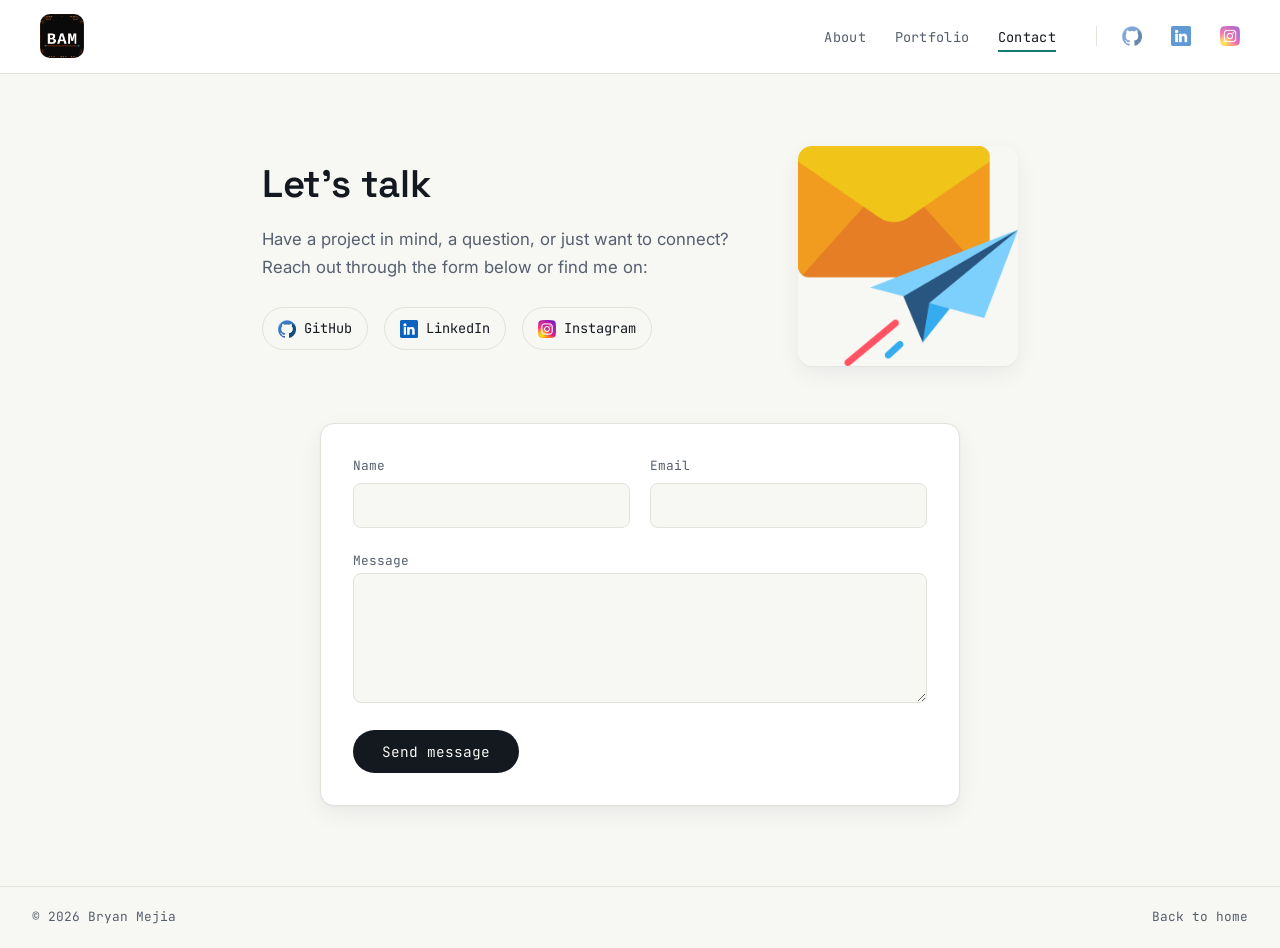
<file: contact.html>
<!DOCTYPE html>
<html lang="en">
<head>
    <meta charset="UTF-8">
    <meta name="viewport" content="width=device-width, initial-scale=1.0">
    <meta name="description" content="Get in touch with Bryan Mejia, a front-end developer based in Northern Virginia.">
    <title>Contact | Bryan Mejia</title>
    <link rel="icon" type="image/x-icon" href="./img/compu.jpg">
    <link rel="stylesheet" href="./style.css">
</head>
<body>
    <header class="header">
        <a href="./index.html" class="logo"><img src="./img/bamcircuit.jpg" alt="Bryan Mejia" class="logo-icon"/></a>
        <nav class="navbar">
            <ul class="nav-links">
                <li><a href="./about.html">About</a></li>
                <li><a href="./portfolio.html">Portfolio</a></li>
                <li><a href="./contact.html" aria-current="page">Contact</a></li>
            </ul>
            <ul class="social-links">
                <li><a href="https://github.com/mejiab4494" target="_blank" rel="noopener" aria-label="GitHub"><img src="./img/github.png" alt="" class="icon"/></a></li>
                <li><a href="https://www.linkedin.com/in/bryan-mejia-580157243/" target="_blank" rel="noopener" aria-label="LinkedIn"><img src="./img/linkedin.png" alt="" class="icon"/></a></li>
                <li><a href="https://www.instagram.com/peti4494/" target="_blank" rel="noopener" aria-label="Instagram"><img src="./img/instagram.png" alt="" class="icon"/></a></li>
            </ul>
        </nav>
    </header>

    <section class="contact">
        <div class="contact-container">
            <h1>Let's talk</h1>
            <p>Have a project in mind, a question, or just want to connect? Reach out through the form below or find me on:</p>
            <ul class="contact-icons">
                <li><a href="https://github.com/mejiab4494" target="_blank" rel="noopener"><img src="./img/github.png" alt="" class="icon"/>GitHub</a></li>
                <li><a href="https://www.linkedin.com/in/bryan-mejia-580157243/" target="_blank" rel="noopener"><img src="./img/linkedin.png" alt="" class="icon"/>LinkedIn</a></li>
                <li><a href="https://www.instagram.com/peti4494/" target="_blank" rel="noopener"><img src="./img/instagram.png" alt="" class="icon"/>Instagram</a></li>
            </ul>
        </div>
        <img src="./img/mail.png" alt="" class="contact-image"/>
    </section>

    <hr class="section-divider">

    <section class="email">
        <form action="https://formspree.io/f/xgorwdvp" method="POST">
            <div class="row">
                <div class="field">
                    <label for="name">Name</label>
                    <input type="text" id="name" name="name" required>
                </div>
                <div class="field">
                    <label for="email">Email</label>
                    <input type="email" id="email" name="email" required>
                </div>
            </div>
            <div class="field">
                <label for="message">Message</label>
                <textarea id="message" name="message" rows="5" required></textarea>
            </div>
            <button type="submit">Send message</button>
        </form>
    </section>

    <footer class="site-footer">
        <span>&copy; <span id="year"></span> Bryan Mejia</span>
        <a href="./index.html">Back to home</a>
    </footer>

    <script>document.getElementById("year").textContent = new Date().getFullYear();</script>
</body>
</html>
</file>
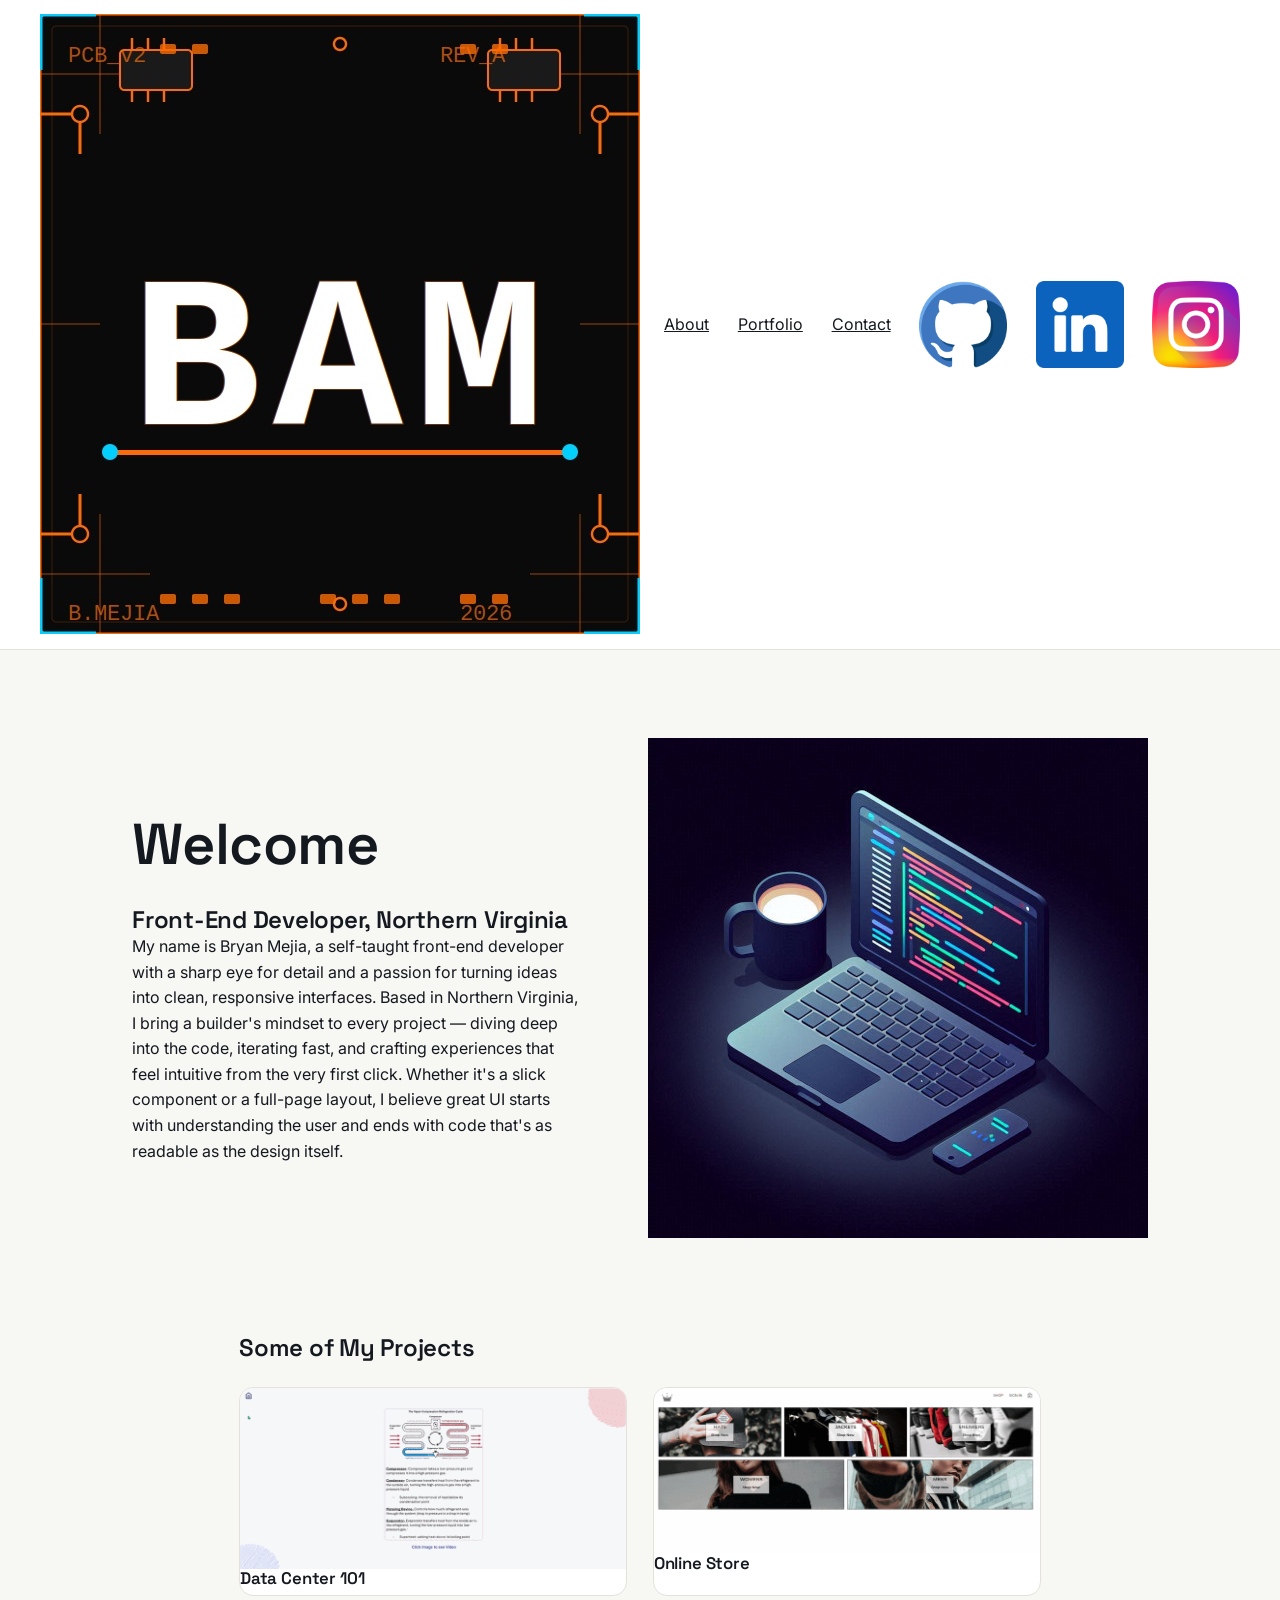
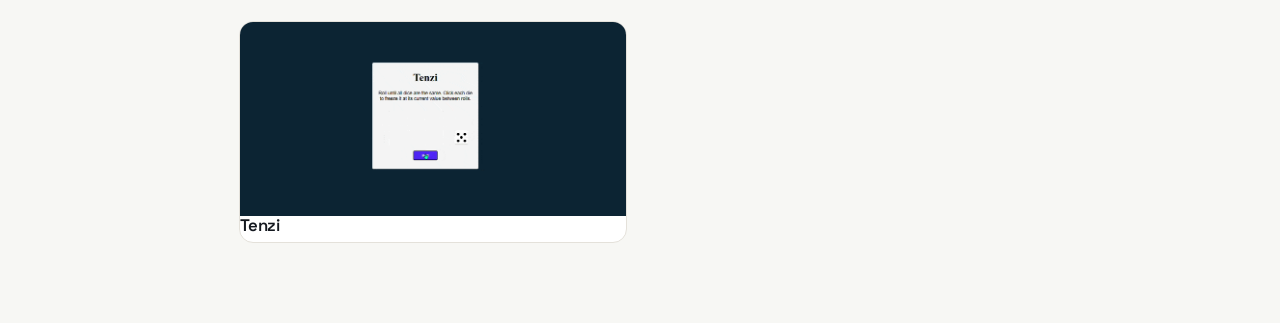
<file: personalPage.html>
<!DOCTYPE html>
<html lang="en">
<head>
    <meta charset="UTF-8">
    <meta name="viewport" content="width=device-width, initial-scale=1.0">
    <title>Bryan Mejia | Portfolio</title>
    <link rel="icon" type="image/x-icon" href="./img/compu.jpg">
    <link rel="stylesheet" href="style.css">
</head>
<body>
    <section class="header">
        <img src="./img/bamcircuit.jpg" alt="icon" class="icon"/>
        <nav class="navbar">
            <ul>
                <li><a href="./about.html">About</a></li>
                <li><a href="./portfolio.html">Portfolio</a></li>
                <li><a href="./contact.html">Contact</a></li>
                <li><a href="https://github.com/mejiab4494" target="_blank"><img src="./img/github.png" alt="GitHub icon" class="icon"/></a></li>
                <li><a href="https://www.linkedin.com/in/bryan-mejia-580157243/" target="_blank"><img src="./img/linkedin.png" alt="LinkedIn icon" class="icon"/></a></li>
                <li><a href="https://www.instagram.com/peti4494/" target="_blank"><img src="./img/instagram.png" alt="Instagram icon" class="icon"/></a></li>
            </ul>
        </nav>
    </section>
    <section id="home" class="intro">
  <div class="intro-text">
    <h1>Welcome</h1>
    <h2>Front-End Developer, Northern Virginia</h2>
    <p>My name is Bryan Mejia, a self-taught front-end developer with a sharp eye for detail and a passion for turning ideas into clean, 
    responsive interfaces. Based in Northern Virginia, I bring a builder's mindset to every project — diving deep into the code, 
    iterating fast, and crafting experiences that feel intuitive from the very first click. 
    Whether it's a slick component or a full-page layout, 
    I believe great UI starts with understanding the user and ends with code that's as readable as the design itself.</p>
  </div>
  <img src="./img/laptop.jpg" alt="computer" class="intro-image"/>
</section>
    <section id="portfolio" class="portfolio">
    <h2>Some of My Projects</h2>
    <div class="cards-container">
        <div class="card">
            <a href="https://datacquiz.netlify.app/#home" target="_blank">
                <img src="./img/gif1.gif" alt="Project 1" class="project-image"/>
            </a>
            <h3>Data Center 101</h3>
        </div>
        <div class="card">
            <a href="https://splendorous-llama-8de4fc.netlify.app/" target="_blank">
                <img src="./img/gif2.gif" alt="Project 2" class="project-image"/>
            </a>
            <h3>Online Store</h3>
        </div>
        <div class="card">
            <a href="https://tenzigame1.netlify.app/" target="_blank">
                <img src="./img/gif3.gif" alt="Project 3" class="project-image"/>
            </a>
            <h3>Tenzi</h3>
        </div>
    </div>
</section>
     <script    src="./script.js"></script>
</body>
</html>
</file>
<file: style.css>
@import url('https://fonts.googleapis.com/css2?family=Space+Grotesk:wght@500;600;700&family=Inter:wght@400;500;600&family=JetBrains+Mono:wght@400;500&display=swap');

/* ==========================================================================
   Tokens
   ========================================================================== */
:root {
    --bg: #f7f7f4;
    --surface: #ffffff;
    --ink: #14181f;
    --ink-muted: #565f6d;
    --accent: #157a72;
    --accent-dark: #0f5f59;
    --accent-soft: #e6f2f0;
    --highlight: #d98a3d;
    --line: #e4e1da;
    --radius: 14px;
    --shadow: 0 1px 2px rgba(20, 24, 31, 0.04), 0 8px 24px rgba(20, 24, 31, 0.06);
    --font-display: "Space Grotesk", sans-serif;
    --font-body: "Inter", sans-serif;
    --font-mono: "JetBrains Mono", monospace;
    --container: 1080px;
}

* {
    margin: 0;
    padding: 0;
    box-sizing: border-box;
}

html {
    scroll-behavior: smooth;
}

body {
    display: flex;
    flex-direction: column;
    min-height: 100vh;
    background: var(--bg);
    color: var(--ink);
    font-family: var(--font-body);
    line-height: 1.6;
}

img {
    display: block;
    max-width: 100%;
}

a {
    color: inherit;
}

a:focus-visible,
button:focus-visible,
input:focus-visible,
textarea:focus-visible {
    outline: 2px solid var(--accent);
    outline-offset: 3px;
}

@media (prefers-reduced-motion: reduce) {
    *, *::before, *::after {
        animation-duration: 0.001ms !important;
        transition-duration: 0.001ms !important;
        scroll-behavior: auto !important;
    }
}

h1, h2, h3 {
    font-family: var(--font-display);
    font-weight: 600;
    letter-spacing: -0.01em;
    line-height: 1.15;
}

/* ==========================================================================
   Header / Nav
   ========================================================================== */
.header {
    display: flex;
    justify-content: space-between;
    align-items: center;
    gap: 1.5em;
    padding: 0.9em 2.5em;
    background: var(--surface);
    border-bottom: 1px solid var(--line);
    position: sticky;
    top: 0;
    z-index: 20;
}

.logo {
    display: flex;
    align-items: center;
}

.header .logo-icon {
    width: 44px;
    height: 44px;
    border-radius: 10px;
    object-fit: cover;
}

.navbar {
    display: flex;
    align-items: center;
    gap: 2.5em;
}

.navbar ul {
    display: flex;
    list-style: none;
    align-items: center;
    gap: 1.8em;
}

.nav-links a {
    text-decoration: none;
    font-family: var(--font-mono);
    font-size: 0.85rem;
    letter-spacing: 0.02em;
    color: var(--ink-muted);
    padding-bottom: 4px;
    border-bottom: 2px solid transparent;
    transition: color 0.15s ease, border-color 0.15s ease;
}

.nav-links a:hover,
.nav-links a[aria-current="page"] {
    color: var(--ink);
    border-color: var(--accent);
}

.social-links {
    gap: 1em;
    padding-left: 1.6em;
    border-left: 1px solid var(--line);
}

.social-links .icon {
    width: 20px;
    height: 20px;
    opacity: 0.65;
    transition: opacity 0.15s ease, transform 0.15s ease;
}

.social-links a:hover .icon {
    opacity: 1;
    transform: translateY(-2px);
}

/* ==========================================================================
   Buttons
   ========================================================================== */
.btn {
    display: inline-flex;
    align-items: center;
    justify-content: center;
    padding: 0.85em 1.6em;
    border-radius: 999px;
    font-family: var(--font-mono);
    font-size: 0.9rem;
    text-decoration: none;
    border: 1px solid transparent;
    cursor: pointer;
    transition: transform 0.15s ease, background-color 0.15s ease, border-color 0.15s ease;
}

.btn:hover {
    transform: translateY(-2px);
}

.btn-primary {
    background: var(--ink);
    color: var(--bg);
}

.btn-primary:hover {
    background: var(--accent-dark);
}

.btn-ghost {
    background: transparent;
    border-color: var(--line);
    color: var(--ink);
}

.btn-ghost:hover {
    border-color: var(--accent);
    color: var(--accent-dark);
}

/* ==========================================================================
   Hero (home)
   ========================================================================== */
.intro {
    display: flex;
    align-items: center;
    justify-content: center;
    gap: 4em;
    max-width: var(--container);
    margin: 0 auto;
    padding: 5.5em 2em 4em;
}

.intro-text {
    flex: 1;
    max-width: 520px;
}

.eyebrow {
    font-family: var(--font-mono);
    font-size: 0.85rem;
    color: var(--accent-dark);
    text-transform: uppercase;
    letter-spacing: 0.08em;
    margin-bottom: 0.9em;
}

.intro h1 {
    font-size: clamp(2.6rem, 5vw, 3.6rem);
    margin-bottom: 0.5em;
}

.intro p.lede {
    font-size: 1.1rem;
    color: var(--ink-muted);
    max-width: 46ch;
}

.hero-actions {
    display: flex;
    gap: 1em;
    margin-top: 2em;
}

/* signature element: terminal card */
.terminal {
    width: 420px;
    max-width: 100%;
    background: #10151b;
    border-radius: var(--radius);
    box-shadow: var(--shadow);
    overflow: hidden;
    flex-shrink: 0;
}

.terminal-bar {
    display: flex;
    gap: 8px;
    padding: 0.8em 1em;
    background: #1a2129;
}

.terminal-bar span {
    width: 11px;
    height: 11px;
    border-radius: 50%;
    background: #3a4552;
}

.terminal-bar span:nth-child(1) { background: #e5605a; }
.terminal-bar span:nth-child(2) { background: #e6b450; }
.terminal-bar span:nth-child(3) { background: #4fb477; }

.terminal-body {
    padding: 1.6em 1.5em;
    font-family: var(--font-mono);
    font-size: 0.9rem;
    line-height: 1.8;
    color: #cfd8e3;
    overflow-x: auto;
}

.tok-key { color: #d98a3d; }
.tok-var { color: #7ec9c1; }
.tok-prop { color: #9fb3c8; }
.tok-str { color: #a4d0a4; }

/* ==========================================================================
   Section headings
   ========================================================================== */
.section-heading {
    max-width: var(--container);
    margin: 0 auto;
    padding: 0 2em;
    display: flex;
    align-items: baseline;
    justify-content: space-between;
    gap: 1em;
}

.section-heading h2 {
    font-size: 1.8rem;
}

.section-heading .see-all {
    font-family: var(--font-mono);
    font-size: 0.85rem;
    text-decoration: none;
    color: var(--accent-dark);
    white-space: nowrap;
}

.section-heading .see-all:hover {
    text-decoration: underline;
}

/* ==========================================================================
   Project cards
   ========================================================================== */
.portfolio,
.projects {
    max-width: var(--container);
    margin: 0 auto;
    padding: 2em 2em 5em;
}

.cards-container {
    display: grid;
    grid-template-columns: repeat(auto-fit, minmax(260px, 1fr));
    gap: 1.6em;
    margin-top: 1.6em;
}

.card {
    background: var(--surface);
    border: 1px solid var(--line);
    border-radius: var(--radius);
    overflow: hidden;
    display: flex;
    flex-direction: column;
    transition: transform 0.18s ease, box-shadow 0.18s ease;
}

.card:hover {
    transform: translateY(-4px);
    box-shadow: var(--shadow);
}

.card a.project-link {
    display: block;
    text-decoration: none;
    color: inherit;
}

.card .project-image-wrap {
    aspect-ratio: 16 / 9;
    background: var(--accent-soft);
    overflow: hidden;
}

.card .project-image {
    width: 100%;
    height: 100%;
    object-fit: cover;
}

.card-body {
    padding: 1.2em 1.3em 1.5em;
}

.card h3 {
    font-size: 1.05rem;
    margin-bottom: 0.4em;
}

.card p {
    font-size: 0.9rem;
    color: var(--ink-muted);
    margin-bottom: 0.9em;
}

.card .tag {
    display: inline-block;
    font-family: var(--font-mono);
    font-size: 0.72rem;
    color: var(--accent-dark);
    background: var(--accent-soft);
    padding: 0.3em 0.7em;
    border-radius: 999px;
}

.projects h1 {
    font-size: clamp(2.2rem, 4vw, 2.8rem);
}

.projects .page-lede {
    color: var(--ink-muted);
    max-width: 60ch;
    margin-top: 0.6em;
}

/* ==========================================================================
   About page
   ========================================================================== */
.about {
    display: flex;
    align-items: flex-start;
    max-width: var(--container);
    margin: 0 auto;
    gap: 3.5em;
    padding: 4.5em 2em 2.5em;
}

.mainPhoto {
    width: 300px;
    border-radius: var(--radius);
    flex-shrink: 0;
    box-shadow: var(--shadow);
}

.about-text h1 {
    font-size: 2.2rem;
    margin-bottom: 0.7em;
}

.about-text p {
    font-size: 1.05rem;
    color: var(--ink-muted);
    max-width: 62ch;
    margin-bottom: 1.2em;
}

.about-text p strong {
    color: var(--ink);
}

.section-divider {
    border: none;
    border-top: 1px solid var(--line);
    max-width: var(--container);
    margin: 0 auto;
}

.images {
    display: flex;
    max-width: var(--container);
    margin: 0 auto;
    padding: 2.5em 2em;
    justify-content: space-between;
    gap: 1.2em;
}

.img-wrapper {
    flex: 1;
    aspect-ratio: 1 / 1.05;
    border-radius: var(--radius);
    overflow: hidden;
}

.img-wrapper img {
    width: 100%;
    height: 100%;
    object-fit: cover;
    transition: transform 0.35s ease;
}

.img-wrapper:hover img {
    transform: scale(1.08);
}

/* ==========================================================================
   Contact page
   ========================================================================== */
.contact {
    display: flex;
    align-items: center;
    justify-content: center;
    gap: 3.5em;
    max-width: var(--container);
    margin: 0 auto;
    padding: 4.5em 2em 2.5em;
}

.contact-container {
    flex: 1;
    max-width: 480px;
}

.contact h1 {
    font-size: 2.4rem;
    margin-bottom: 0.5em;
}

.contact p {
    font-size: 1.05rem;
    color: var(--ink-muted);
    line-height: 1.7;
    margin-bottom: 1.5em;
}

.contact-icons {
    display: flex;
    gap: 1em;
    list-style: none;
}

.contact-icons li a {
    display: flex;
    align-items: center;
    gap: 0.6em;
    text-decoration: none;
    color: var(--ink);
    font-family: var(--font-mono);
    font-size: 0.85rem;
    padding: 0.7em 1.1em;
    border: 1px solid var(--line);
    border-radius: 999px;
    transition: border-color 0.15s ease, color 0.15s ease;
}

.contact-icons li a:hover {
    border-color: var(--accent);
    color: var(--accent-dark);
}

.contact-icons img {
    width: 18px;
    height: 18px;
}

.contact-image {
    max-width: 220px;
    width: 40%;
    border-radius: var(--radius);
    box-shadow: var(--shadow);
}

.email {
    display: flex;
    justify-content: center;
    padding: 1em 2em 5em;
}

.email form {
    display: flex;
    flex-direction: column;
    width: 100%;
    max-width: 640px;
    gap: 1.2em;
    background: var(--surface);
    border: 1px solid var(--line);
    border-radius: var(--radius);
    padding: 2em;
    box-shadow: var(--shadow);
}

.email form .row {
    display: flex;
    gap: 1.2em;
}

.email form .row .field {
    display: flex;
    flex-direction: column;
    flex: 1;
    gap: 0.4em;
}

.email form label {
    font-family: var(--font-mono);
    font-size: 0.8rem;
    color: var(--ink-muted);
}

.email form input,
.email form textarea {
    padding: 0.8em 0.9em;
    border: 1px solid var(--line);
    border-radius: 8px;
    font-family: var(--font-body);
    font-size: 0.95rem;
    background: var(--bg);
    width: 100%;
}

.email form input:focus,
.email form textarea:focus {
    border-color: var(--accent);
}

.email form textarea {
    min-height: 130px;
    resize: vertical;
}

.email form button {
    align-self: flex-start;
    padding: 0.85em 2em;
    border-radius: 999px;
    font-family: var(--font-mono);
    font-size: 0.9rem;
    cursor: pointer;
    background: var(--ink);
    color: var(--bg);
    border: none;
    transition: background-color 0.15s ease, transform 0.15s ease;
}

.email form button:hover {
    background: var(--accent-dark);
    transform: translateY(-2px);
}

/* ==========================================================================
   Footer
   ========================================================================== */
.site-footer {
    margin-top: auto;
    border-top: 1px solid var(--line);
    padding: 1.6em 2.5em;
    display: flex;
    justify-content: space-between;
    align-items: center;
    font-family: var(--font-mono);
    font-size: 0.8rem;
    color: var(--ink-muted);
    flex-wrap: wrap;
    gap: 0.8em;
}

.site-footer a {
    text-decoration: none;
    color: var(--ink-muted);
}

.site-footer a:hover {
    color: var(--accent-dark);
}

/* ==========================================================================
   Responsive
   ========================================================================== */
@media (max-width: 900px) {
    .header {
        padding: 0.8em 1.4em;
    }

    .navbar {
        gap: 1.2em;
    }

    .nav-links {
        gap: 1.1em;
    }

    .social-links {
        padding-left: 1em;
    }

    .intro {
        flex-direction: column-reverse;
        text-align: center;
        padding-top: 3.5em;
        gap: 2.5em;
    }

    .intro-text {
        max-width: 100%;
    }

    .intro p.lede {
        margin-left: auto;
        margin-right: auto;
    }

    .hero-actions {
        justify-content: center;
    }

    .about {
        flex-direction: column;
        align-items: center;
        text-align: center;
    }

    .about-text p {
        margin-left: auto;
        margin-right: auto;
    }

    .contact {
        flex-direction: column-reverse;
        text-align: center;
    }

    .contact-icons {
        justify-content: center;
    }
}

@media (max-width: 640px) {
    .navbar {
        gap: 0.8em;
    }

    .nav-links {
        gap: 0.8em;
    }

    .nav-links a {
        font-size: 0.78rem;
    }

    .social-links .icon {
        width: 17px;
        height: 17px;
    }

    .images {
        flex-wrap: wrap;
    }

    .img-wrapper {
        flex-basis: calc(50% - 0.6em);
        aspect-ratio: 1;
    }

    .email form .row {
        flex-direction: column;
    }

    .terminal {
        width: 100%;
    }
}
</file>
